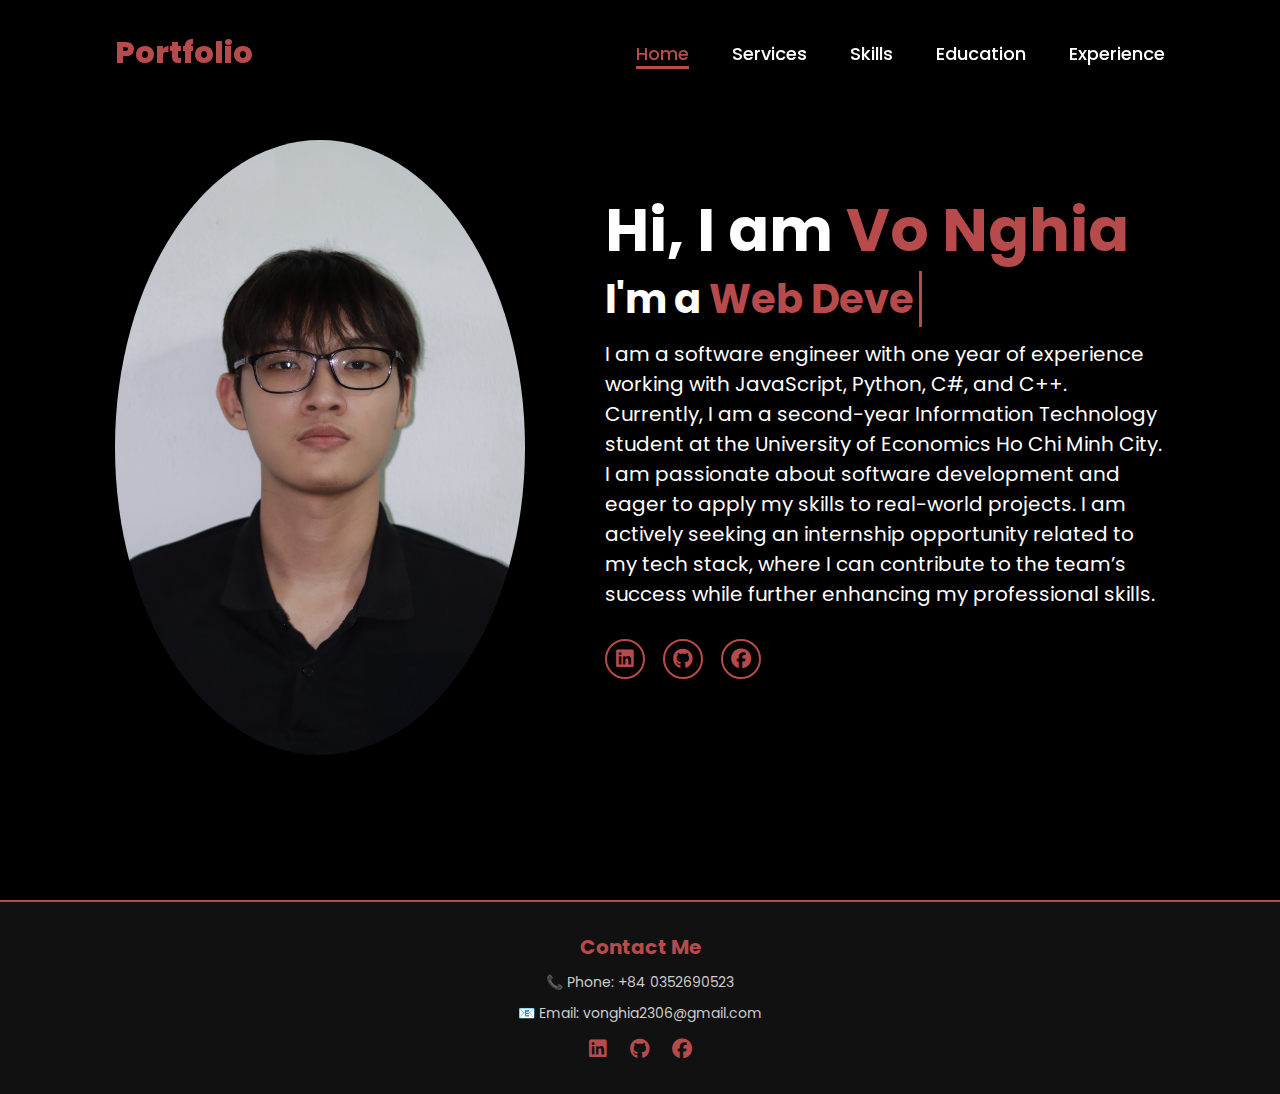
<file: Vonghia's portfolio/index.html>
<!DOCTYPE html>
<html lang="en">
  <head>
    <style>
      /* --- Footer Contact --- */
      footer {
        background-color: #111;
        padding: 3rem 9%;
        text-align: center;
        border-top: 2px solid #b74b4b;
      }

      footer h2 {
        font-size: 2rem;
        margin-bottom: 1rem;
        color: #b74b4b;
      }

      footer p {
        font-size: 1.4rem;
        margin-bottom: 1rem;
        color: #ccc;
      }

      .social-links a {
        color: #b74b4b;
        font-size: 2rem;
        margin: 0 1rem;
        transition: color 0.3s;
      }

      .social-links a:hover {
        color: white;
      }
    </style>
    <meta charset="UTF-8" />
    <meta name="viewport" content="width=device-width, initial-scale=1.0" />
    <link
      rel="stylesheet"
      href="https://cdnjs.cloudflare.com/ajax/libs/font-awesome/6.5.2/css/all.min.css"
    />
    <link rel="stylesheet" href="style.css" />
    <title>Portfolio Website</title>
    <!-- Prefetch các trang -->
    <link rel="prefetch" href="services.html" />
    <link rel="prefetch" href="index.html" />

    <link rel="stylesheet" href="style.css" />
  </head>
  <body>
    <header>
      <a href="#" class="logo">Portfolio</a>

      <nav>
        <a href="#" class="active"> Home</a>
        <a href="services.html">Services</a>
        <a href="skills.html">Skills</a>
        <a href="education.html">Education</a>
        <a href="experience.html">Experience</a>
      </nav>
    </header>
    <section class="home">
      <div class="home-img">
        <img src="main.jpg" alt="" />
      </div>
      <div class="home-content">
        <h1>Hi, I am <span>Vo Nghia</span></h1>
        <h3 class="typing-text">I'm a <span></span></h3>
        <p>
          I am a software engineer with one year of experience working with
          JavaScript, Python, C#, and C++. Currently, I am a second-year
          Information Technology student at the University of Economics Ho Chi
          Minh City. I am passionate about software development and eager to
          apply my skills to real-world projects. I am actively seeking an
          internship opportunity related to my tech stack, where I can
          contribute to the team’s success while further enhancing my
          professional skills.
        </p>
        <div class="social-icons">
          <a
            href="https://www.linkedin.com/in/ngh%C4%A9a-v%C3%B5-a3430b337/"
            target="_blank"
            ><i class="fa-brands fa-linkedin"></i
          ></a>
          <a href="https://github.com/kphlavonghia" target="_blank"
            ><i class="fa-brands fa-github"></i
          ></a>
          <a href="https://www.facebook.com/vo.nghia.94043/" target="_blank"
            ><i class="fa-brands fa-facebook"></i
          ></a>
        </div>
      </div>
    </section>
    <script>
      const roles = [
        "Web Developer",
        "Javascript Developer",
        "Web Designer",
        "Backend Developer",
        "second-year student",
      ];
      let roleIndex = 0;
      let charIndex = 0;
      let currentRole = "";
      let isDeleting = false;
      const typingSpan = document.querySelector(".typing-text span");

      function typeEffect() {
        currentRole = roles[roleIndex];

        if (!isDeleting) {
          typingSpan.textContent = currentRole.substring(0, charIndex + 1);
          charIndex++;
          if (charIndex === currentRole.length) {
            isDeleting = true;
            setTimeout(typeEffect, 1500); // dừng 1.5s trước khi xoá
            return;
          }
        } else {
          typingSpan.textContent = currentRole.substring(0, charIndex - 1);
          charIndex--;
          if (charIndex === 0) {
            isDeleting = false;
            roleIndex = (roleIndex + 1) % roles.length; // chuyển sang từ tiếp theo
          }
        }
        setTimeout(typeEffect, isDeleting ? 50 : 100); // tốc độ xoá nhanh hơn gõ
      }

      typeEffect();
    </script>
    <script>
      document.addEventListener("DOMContentLoaded", function () {
        // Khi tải trang -> hiển thị mượt
        document.body.classList.add("fade");
        setTimeout(() => {
          document.body.classList.add("show");
        }, 50);

        // Khi click link -> chuyển cảnh mượt
        document.querySelectorAll("a").forEach((link) => {
          if (link.hostname === window.location.hostname) {
            link.addEventListener("click", function (e) {
              const href = link.getAttribute("href");
              if (!href.startsWith("#") && href !== "") {
                e.preventDefault();
                document.body.classList.remove("show");
                setTimeout(() => {
                  window.location.href = href;
                }, 250); // thời gian khớp với CSS transition
              }
            });
          }
        });
      });
    </script>
    <!-- Footer Contact -->
    <footer>
      <h2>Contact Me</h2>
      <p>📞 Phone: +84 0352690523</p>
      <p>📧 Email: vonghia2306@gmail.com</p>
      <div class="social-links">
        <a
          href="https://www.linkedin.com/in/ngh%C4%A9a-v%C3%B5-a3430b337/"
          target="_blank"
          ><i class="fab fa-linkedin"></i
        ></a>
        <a href="https://github.com/kphlavonghia" target="_blank"
          ><i class="fab fa-github"></i
        ></a>
        <a href="https://www.facebook.com/vo.nghia.94043/" target="_blank"
          ><i class="fab fa-facebook"></i
        ></a>
      </div>
    </footer>
  </body>
</html>
</file>
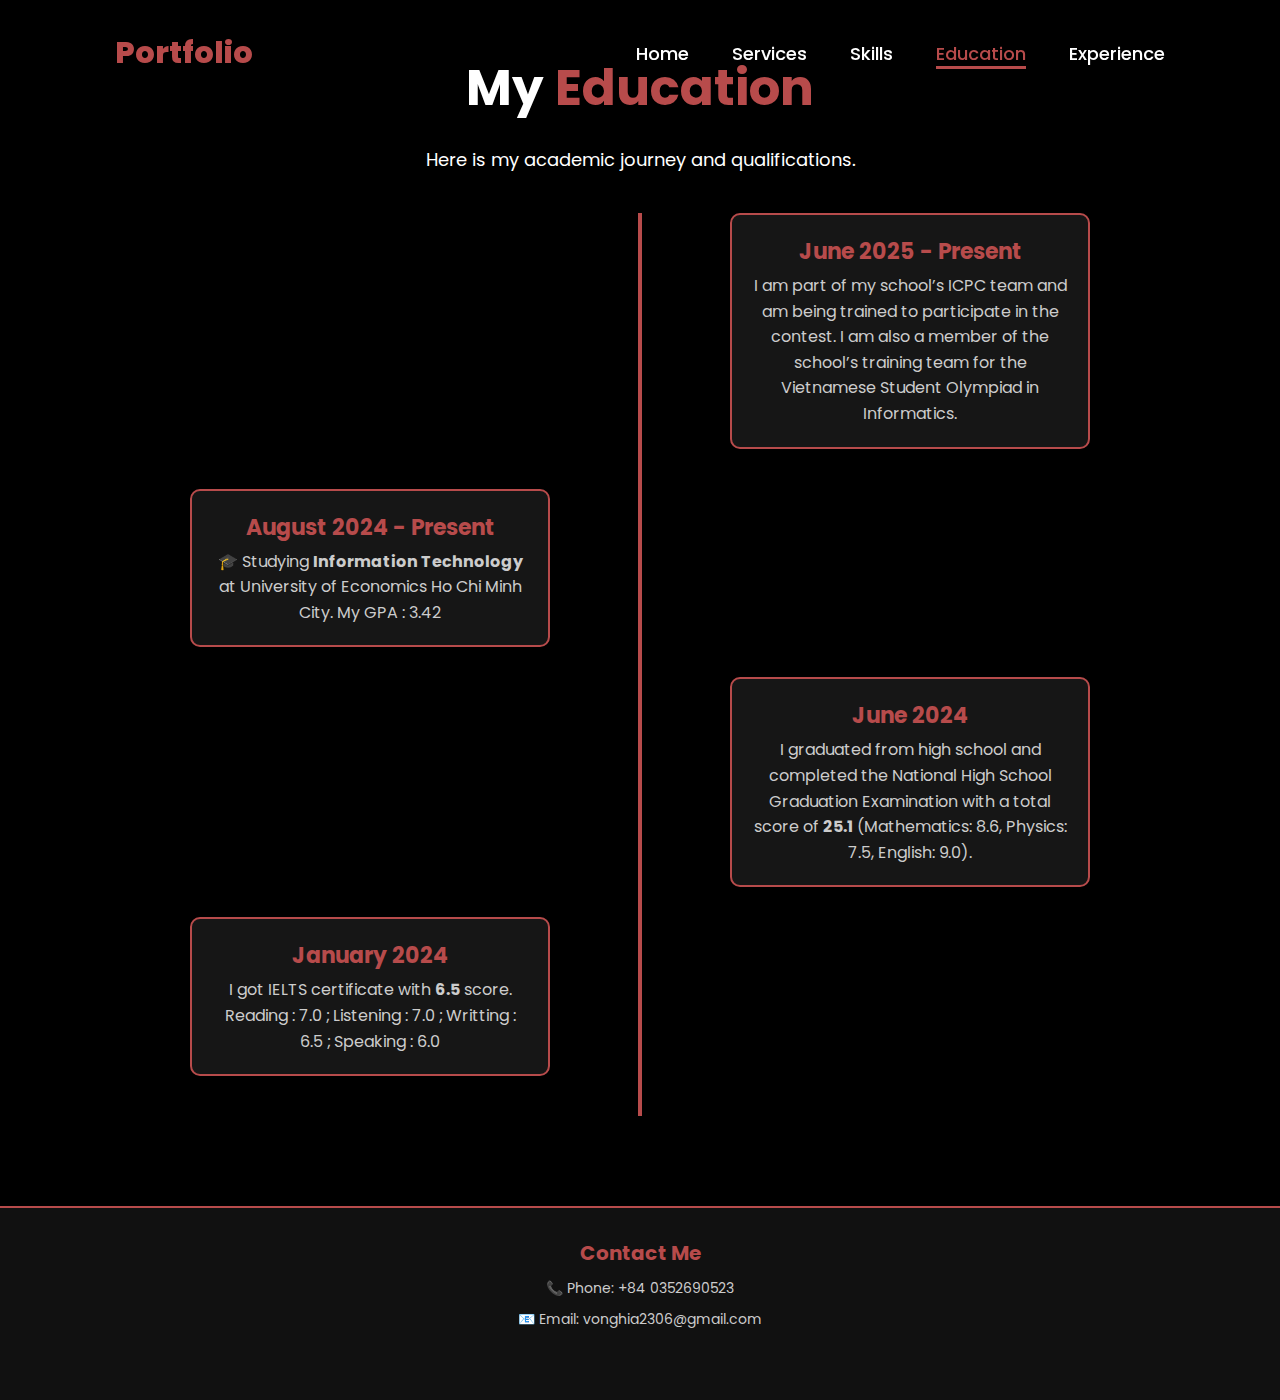
<file: Vonghia's portfolio/education.html>
<!DOCTYPE html>
<html lang="en">
  <head>
    <meta charset="UTF-8" />
    <meta name="viewport" content="width=device-width, initial-scale=1.0" />
    <title>Education - Vo Nghia</title>
    <link rel="stylesheet" href="style.css" />
    <style>
      .education {
        display: flex;
        flex-direction: column;
        align-items: center;
        justify-content: center;
        text-align: center;
        min-height: 100vh;
        padding: 5rem 2rem;
      }

      .education h1 {
        font-size: 5rem;
        font-weight: 700;
        color: white;
        margin-bottom: 2rem;
      }

      .education h1 span {
        color: #b74b4b;
      }

      .timeline {
        position: relative;
        max-width: 900px;
        margin: 4rem auto;
      }

      .timeline::after {
        content: "";
        position: absolute;
        width: 4px;
        background-color: #b74b4b;
        top: 0;
        bottom: 0;
        left: 50%;
        margin-left: -2px;
      }

      .timeline-item {
        padding: 2rem;
        position: relative;
        background: #161616;
        border: 2px solid #b74b4b;
        border-radius: 1rem;
        width: 40%;
        margin-bottom: 3rem;
        transition: 0.3s ease;
      }

      .timeline-item:hover {
        transform: translateY(-8px);
        box-shadow: 0 0 25px #b74b4b;
      }

      .timeline-item h3 {
        font-size: 2.2rem;
        color: #b74b4b;
        margin-bottom: 0.5rem;
      }

      .timeline-item p {
        font-size: 1.6rem;
        color: #ccc;
        line-height: 1.6;
      }

      .timeline-item.left {
        left: 0;
      }

      .timeline-item.right {
        left: 60%;
      }

      @media screen and (max-width: 768px) {
        .timeline::after {
          left: 20px;
        }

        .timeline-item {
          width: 100%;
          left: 0 !important;
          margin-left: 40px;
        }
      }
      /* --- Footer Contact --- */
      footer {
        background-color: #111;
        padding: 3rem 9%;
        text-align: center;
        border-top: 2px solid #b74b4b;
      }

      footer h2 {
        font-size: 2rem;
        margin-bottom: 1rem;
        color: #b74b4b;
      }

      footer p {
        font-size: 1.4rem;
        margin-bottom: 1rem;
        color: #ccc;
      }

      .social-links a {
        color: #b74b4b;
        font-size: 2rem;
        margin: 0 1rem;
        transition: color 0.3s;
      }

      .social-links a:hover {
        color: white;
      }
    </style>
  </head>
  <body>
    <!-- Header -->
    <header>
      <a href="index.html" class="logo">Portfolio</a>
      <nav>
        <a href="index.html">Home</a>
        <a href="services.html">Services</a>
        <a href="skills.html">Skills</a>
        <a href="education.html" class="active">Education</a>
        <a href="experience.html">Experience</a>
      </nav>
    </header>

    <!-- Education Section -->
    <section class="education fade show">
      <h1>My <span>Education</span></h1>
      <p style="font-size: 1.8rem; max-width: 800px; margin: 0 auto">
        Here is my academic journey and qualifications.
      </p>
 <div class="timeline">
        <div class="timeline-item right">
          <h3>June 2025 - Present</h3>
          <p>
            I am part of my school’s ICPC team and am being trained to participate in the contest. I am also a member of the school’s training team for the Vietnamese Student Olympiad in Informatics.
          </p>
        </div>
      <div class="timeline">
        <div class="timeline-item left">
          <h3>August 2024 - Present</h3>
          <p>
            🎓 Studying <strong>Information Technology</strong> at University of
            Economics Ho Chi Minh City. My GPA : 3.42
          </p>
        </div>
        <div class="timeline-item right">
          <h3>June 2024</h3>
          <p>
            I graduated from high school and completed the National High School Graduation Examination with a total score of <strong>25.1</strong> (Mathematics: 8.6, Physics: 7.5, English: 9.0).      
          </p>
        </div>
        <div class="timeline-item left">
          <h3>January 2024</h3>
          <p>
            I got IELTS certificate with <strong>6.5</strong> score. Reading : 7.0 ; Listening : 7.0 ; Writting : 6.5 ; Speaking : 6.0
            
          </p>
        </div>
      </div>
    </section>
    <!-- Footer Contact -->
    <footer>
      <h2>Contact Me</h2>
      <p>📞 Phone: +84 0352690523</p>
      <p>📧 Email: vonghia2306@gmail.com</p>
      <div class="social-links">
        <a href="https://www.linkedin.com/in/ngh%C4%A9a-v%C3%B5-a3430b337/" target="_blank"
          ><i class="fab fa-linkedin"></i
        ></a>
        <a href="https://github.com/kphlavonghia" target="_blank"
          ><i class="fab fa-github"></i
        ></a>
        <a href="https://www.facebook.com/vo.nghia.94043/" target="_blank"
          ><i class="fab fa-facebook"></i
        ></a>
      </div>
    </footer>
  </body>
</html>
</file>
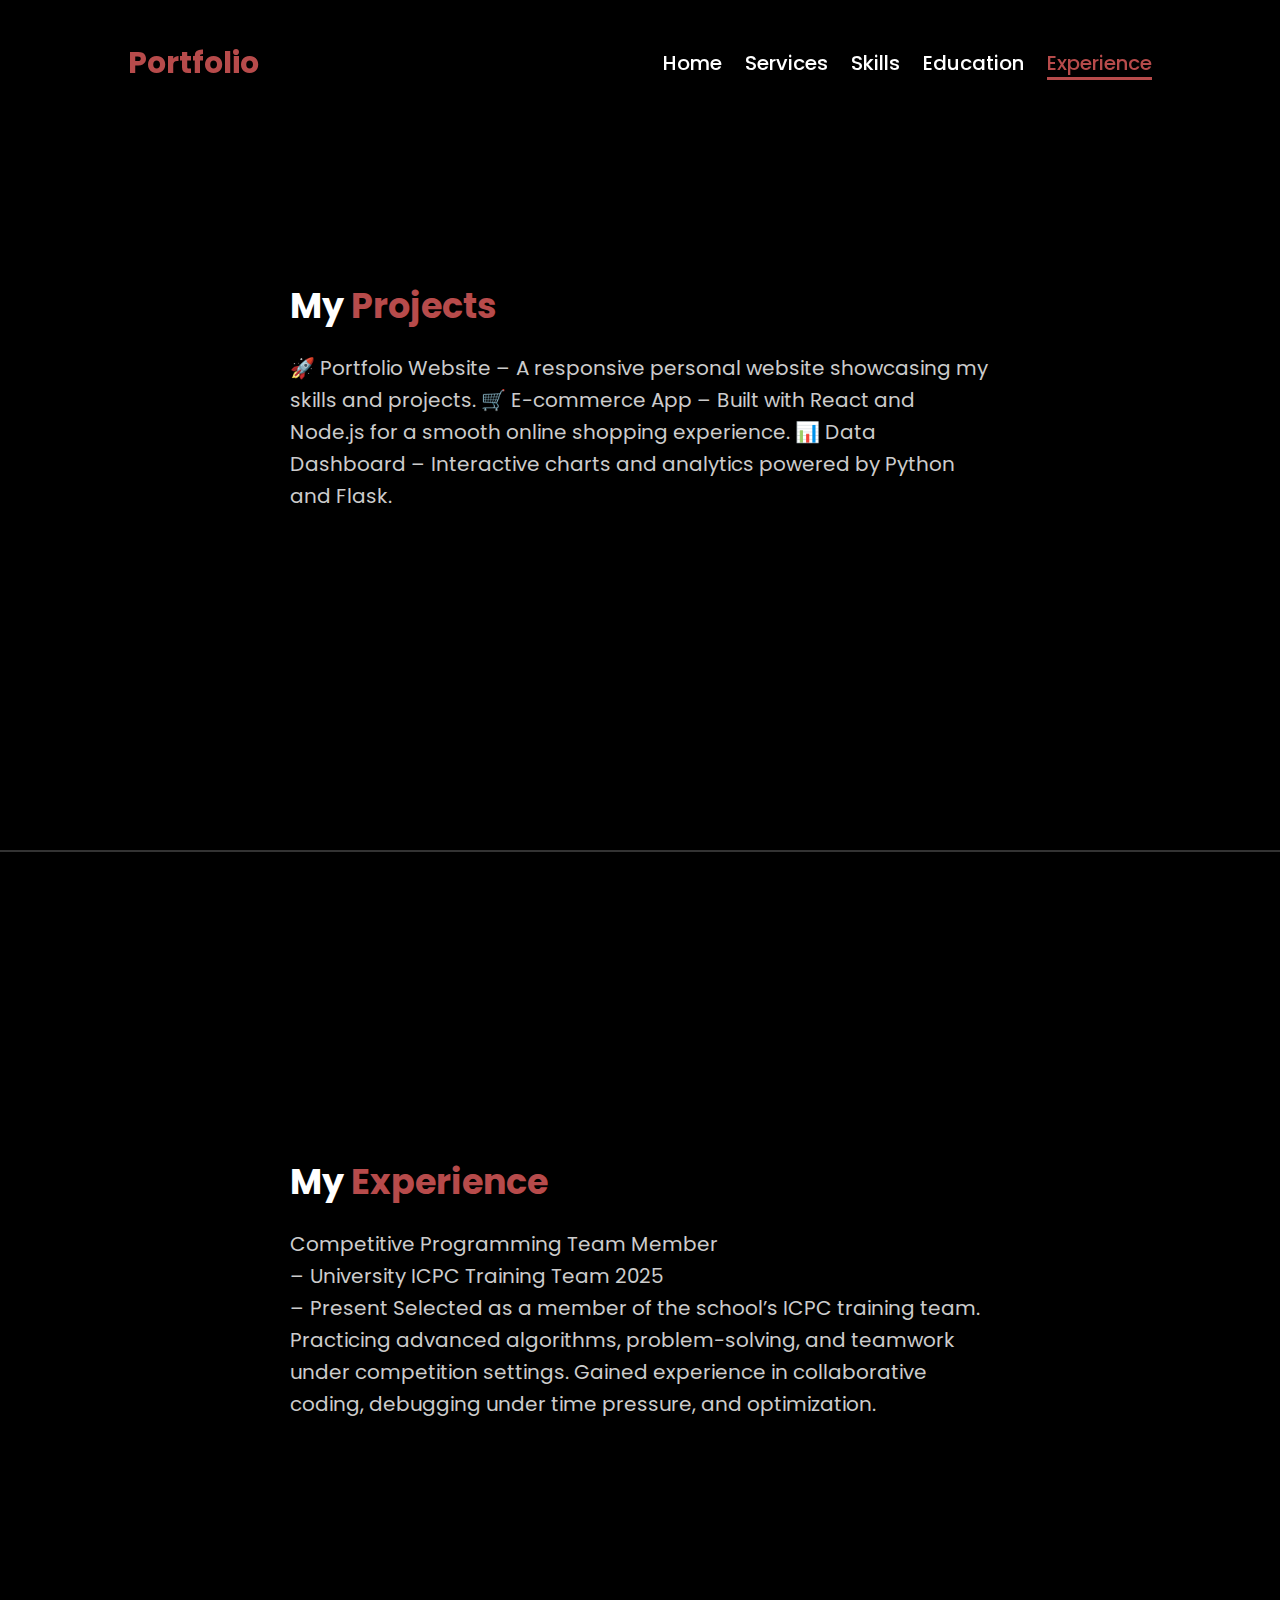
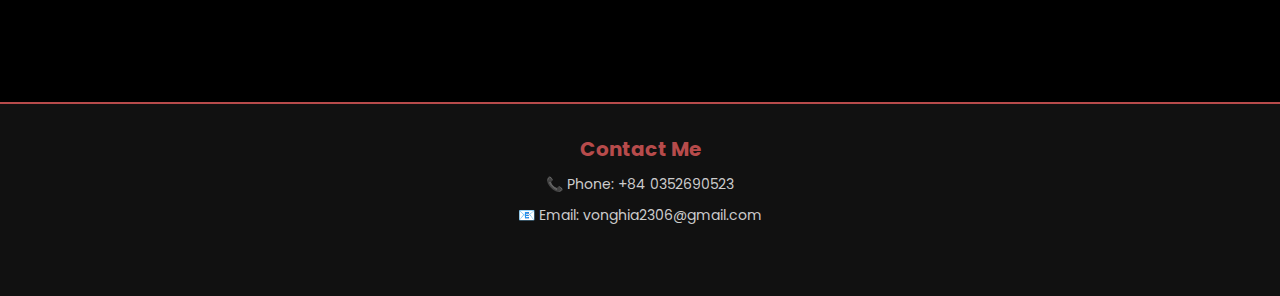
<file: Vonghia's portfolio/experience.html>
<!DOCTYPE html>
<html lang="en">
  <head>
    <meta charset="UTF-8" />
    <meta name="viewport" content="width=device-width, initial-scale=1.0" />
    <title>Education - Vo Nghia</title>
    <link rel="stylesheet" href="style.css" />
    <style>
      body {
        background: #000;
        color: #fff;
        font-family: "Poppins", sans-serif;
        margin: 0;
        padding: 0;
      }

      header {
        display: flex;
        justify-content: space-between;
        align-items: center;
        padding: 20px 10%;
      }

      header .logo {
        font-size: 3rem;
        font-weight: 700;
        color: #b74b4b;
        text-decoration: none;
      }

      nav a {
        margin-left: 20px;
        font-size: 2rem;
        text-decoration: none;
        color: white;
        transition: 0.3s;
      }

      nav a:hover,
      nav a.active {
        color: #b74b4b;
      }

      section {
        display: flex;
        align-items: center;
        justify-content: center;
        padding: 60px 10%;
        min-height: 90vh;
      }

      .content {
        max-width: 700px;
      }

      .content h1 {
        font-size: 3.5rem;
        margin-bottom: 20px;
      }

      .content h1 span {
        color: #b74b4b;
      }

      .content p {
        font-size: 2rem;
        line-height: 1.6;
        color: #ccc;
        margin-bottom: 20px;
      }

      .divider {
        width: 100%;
        height: 2px;
        background: #333;
        margin: 40px 0;
      }
      /* --- Footer Contact --- */
      footer {
        background-color: #111;
        padding: 3rem 9%;
        text-align: center;
        border-top: 2px solid #b74b4b;
      }

      footer h2 {
        font-size: 2rem;
        margin-bottom: 1rem;
        color: #b74b4b;
      }

      footer p {
        font-size: 1.4rem;
        margin-bottom: 1rem;
        color: #ccc;
      }

      .social-links a {
        color: #b74b4b;
        font-size: 2rem;
        margin: 0 1rem;
        transition: color 0.3s;
      }

      .social-links a:hover {
        color: white;
      }
    </style>
  </head>
  <body>
    <!-- Header -->
    <header>
      <a href="index.html" class="logo">Portfolio</a>
      <nav>
        <a href="index.html">Home</a>
        <a href="services.html">Services</a>
        <a href="skills.html">Skills</a>
        <a href="education.html">Education</a>
        <a href="experience.html" class="active">Experience</a>
      </nav>
    </header>

    <!-- Projects Section -->
    <section>
      <div class="content">
        <h1>My <span>Projects</span></h1>
        <p>
          🚀 Portfolio Website – A responsive personal website showcasing my
          skills and projects. 🛒 E-commerce App – Built with React and Node.js
          for a smooth online shopping experience. 📊 Data Dashboard –
          Interactive charts and analytics powered by Python and Flask.
        </p>
      </div>
    </section>

    <div class="divider"></div>

    <!-- Experience Section -->
    <section>
      <div class="content">
        <h1>My <span>Experience</span></h1>
        <p>
          Competitive Programming Team Member <br />– University ICPC Training
          Team 2025 <br />– Present Selected as a member of the school’s ICPC
          training team. Practicing advanced algorithms, problem-solving, and
          teamwork under competition settings. Gained experience in
          collaborative coding, debugging under time pressure, and optimization.
        </p>
      </div>
    </section>
    <!-- Footer Contact -->
    <footer>
      <h2>Contact Me</h2>
      <p>📞 Phone: +84 0352690523</p>
      <p>📧 Email: vonghia2306@gmail.com</p>
      <div class="social-links">
        <a
          href="https://www.linkedin.com/in/ngh%C4%A9a-v%C3%B5-a3430b337/"
          target="_blank"
          ><i class="fab fa-linkedin"></i
        ></a>
        <a href="https://github.com/kphlavonghia" target="_blank"
          ><i class="fab fa-github"></i
        ></a>
        <a href="https://www.facebook.com/vo.nghia.94043/" target="_blank"
          ><i class="fab fa-facebook"></i
        ></a>
      </div>
    </footer>
  </body>
</html>
</file>
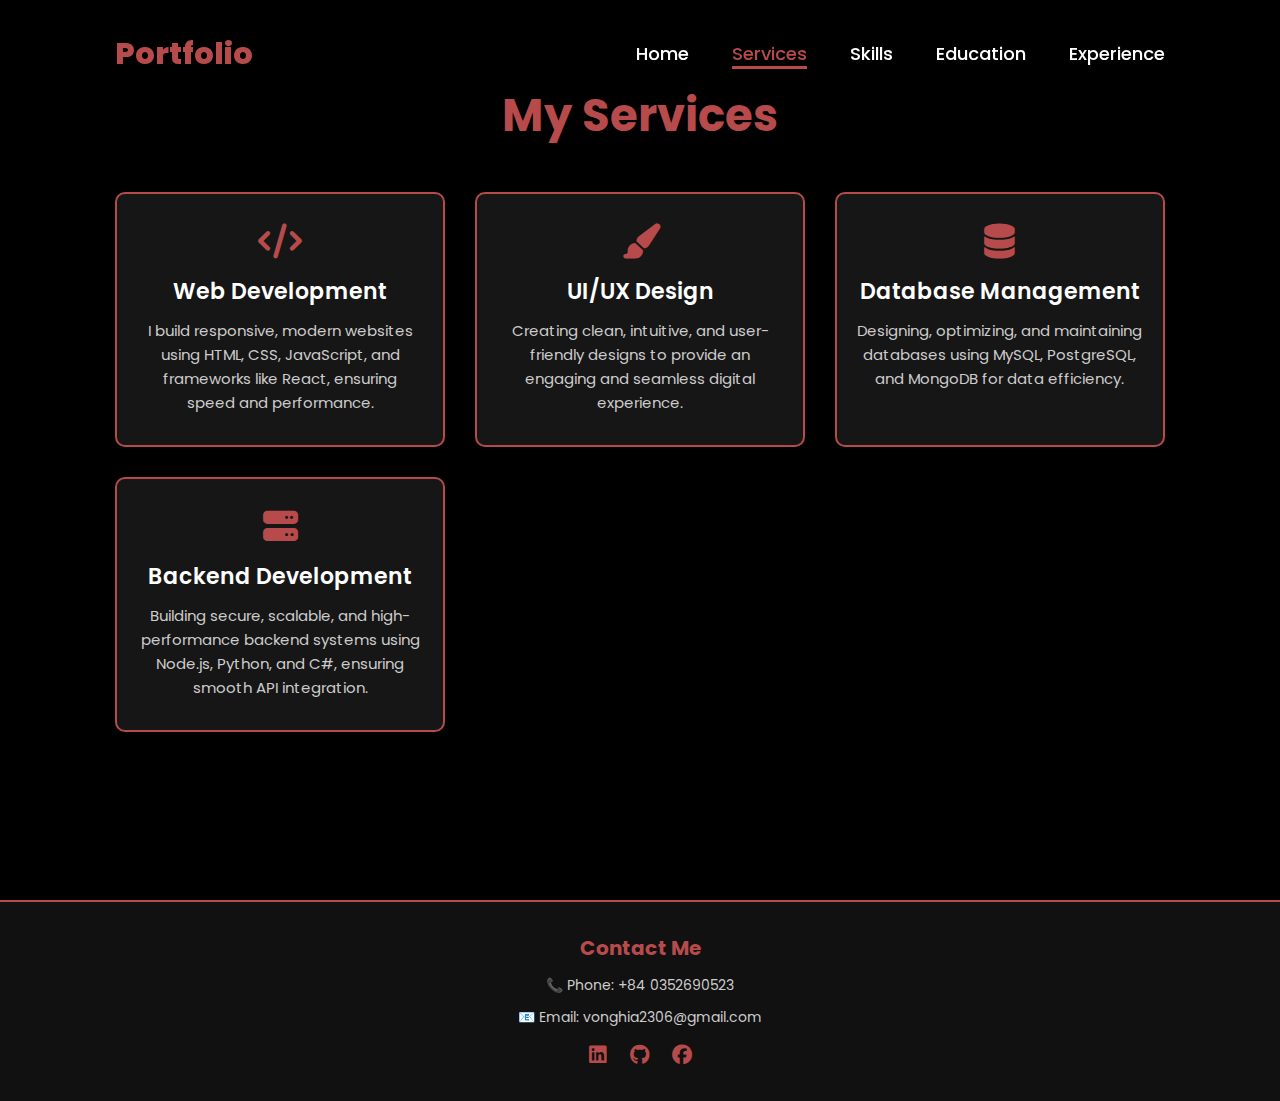
<file: Vonghia's portfolio/services.html>
<!DOCTYPE html>
<html lang="en">
  <head>
    <meta charset="UTF-8" />
    <meta name="viewport" content="width=device-width, initial-scale=1.0" />
    <link
      rel="stylesheet"
      href="https://cdnjs.cloudflare.com/ajax/libs/font-awesome/6.5.2/css/all.min.css"
    />
    <link rel="stylesheet" href="style.css" />
    <title>Services - Portfolio</title>
    <style>
      body {
        background-color: black;
        color: white;
        font-family: Arial, sans-serif;
        line-height: 1.6;
      }

      /* --- Services Section --- */
      .services-section {
        padding: 8rem 9% 5rem;
        text-align: center;
        min-height: 100vh;
      }

      .services-section h1 {
        font-size: 4.5rem;
        margin-bottom: 4rem;
        color: #b74b4b;
        font-weight: 700;
      }

      .services-container {
        display: grid;
        grid-template-columns: repeat(auto-fit, minmax(280px, 1fr));
        gap: 3rem;
        margin-bottom: 5rem; /* để cách footer */
      }

      .service-card {
        background-color: #161616;
        padding: 3rem 2rem;
        border-radius: 1rem;
        border: 2px solid #b74b4b;
        transition: transform 0.3s ease, box-shadow 0.3s ease;
      }

      .service-card:hover {
        transform: translateY(-8px);
        box-shadow: 0 0 25px #b74b4b;
      }

      .service-card i {
        font-size: 3.5rem;
        margin-bottom: 1.5rem;
        color: #b74b4b;
      }

      .service-card h3 {
        font-size: 2.2rem;
        margin-bottom: 1rem;
        font-weight: 600;
      }

      .service-card p {
        font-size: 1.5rem;
        color: #ccc;
      }

      /* --- Footer Contact --- */
      footer {
        background-color: #111;
        padding: 3rem 9%;
        text-align: center;
        border-top: 2px solid #b74b4b;
      }

      footer h2 {
        font-size: 2rem;
        margin-bottom: 1rem;
        color: #b74b4b;
      }

      footer p {
        font-size: 1.4rem;
        margin-bottom: 1rem;
        color: #ccc;
      }

      .social-links a {
        color: #b74b4b;
        font-size: 2rem;
        margin: 0 1rem;
        transition: color 0.3s;
      }

      .social-links a:hover {
        color: white;
      }
    </style>
  </head>
  <body>
    <!-- Header -->
    <header>
      <a href="index.html" class="logo">Portfolio</a>
      <nav>
        <a href="index.html">Home</a>
        <a href="services.html" class="active">Services</a>
        <a href="skills.html">Skills</a>
        <a href="education.html">Education</a>
        <a href="experience.html">Experience</a>
        
      </nav>
    </header>

    <!-- Services Section -->
    <section class="services-section">
      <h1>My Services</h1>
      <div class="services-container">
        <div class="service-card">
          <i class="fa-solid fa-code"></i>
          <h3>Web Development</h3>
          <p>
            I build responsive, modern websites using HTML, CSS, JavaScript, and
            frameworks like React, ensuring speed and performance.
          </p>
        </div>
        <div class="service-card">
          <i class="fa-solid fa-paintbrush"></i>
          <h3>UI/UX Design</h3>
          <p>
            Creating clean, intuitive, and user-friendly designs to provide an
            engaging and seamless digital experience.
          </p>
        </div>
        <div class="service-card">
          <i class="fa-solid fa-database"></i>
          <h3>Database Management</h3>
          <p>
            Designing, optimizing, and maintaining databases using MySQL,
            PostgreSQL, and MongoDB for data efficiency.
          </p>
        </div>
        <div class="service-card">
          <i class="fa-solid fa-server"></i>
          <h3>Backend Development</h3>
          <p>
            Building secure, scalable, and high-performance backend systems
            using Node.js, Python, and C#, ensuring smooth API integration.
          </p>
        </div>
      </div>
    </section>
    <!-- Footer Contact -->
    <footer>
      <h2>Contact Me</h2>
      <p>📞 Phone: +84 0352690523</p>
      <p>📧 Email: vonghia2306@gmail.com</p>
      <div class="social-links">
        <a href="https://www.linkedin.com/in/ngh%C4%A9a-v%C3%B5-a3430b337/" target="_blank"
          ><i class="fab fa-linkedin"></i
        ></a>
        <a href="https://github.com/kphlavonghia" target="_blank"
          ><i class="fab fa-github"></i
        ></a>
        <a href="https://www.facebook.com/vo.nghia.94043/" target="_blank"
          ><i class="fab fa-facebook"></i
        ></a>
      </div>
    </footer>
  </body>
</html>
</file>
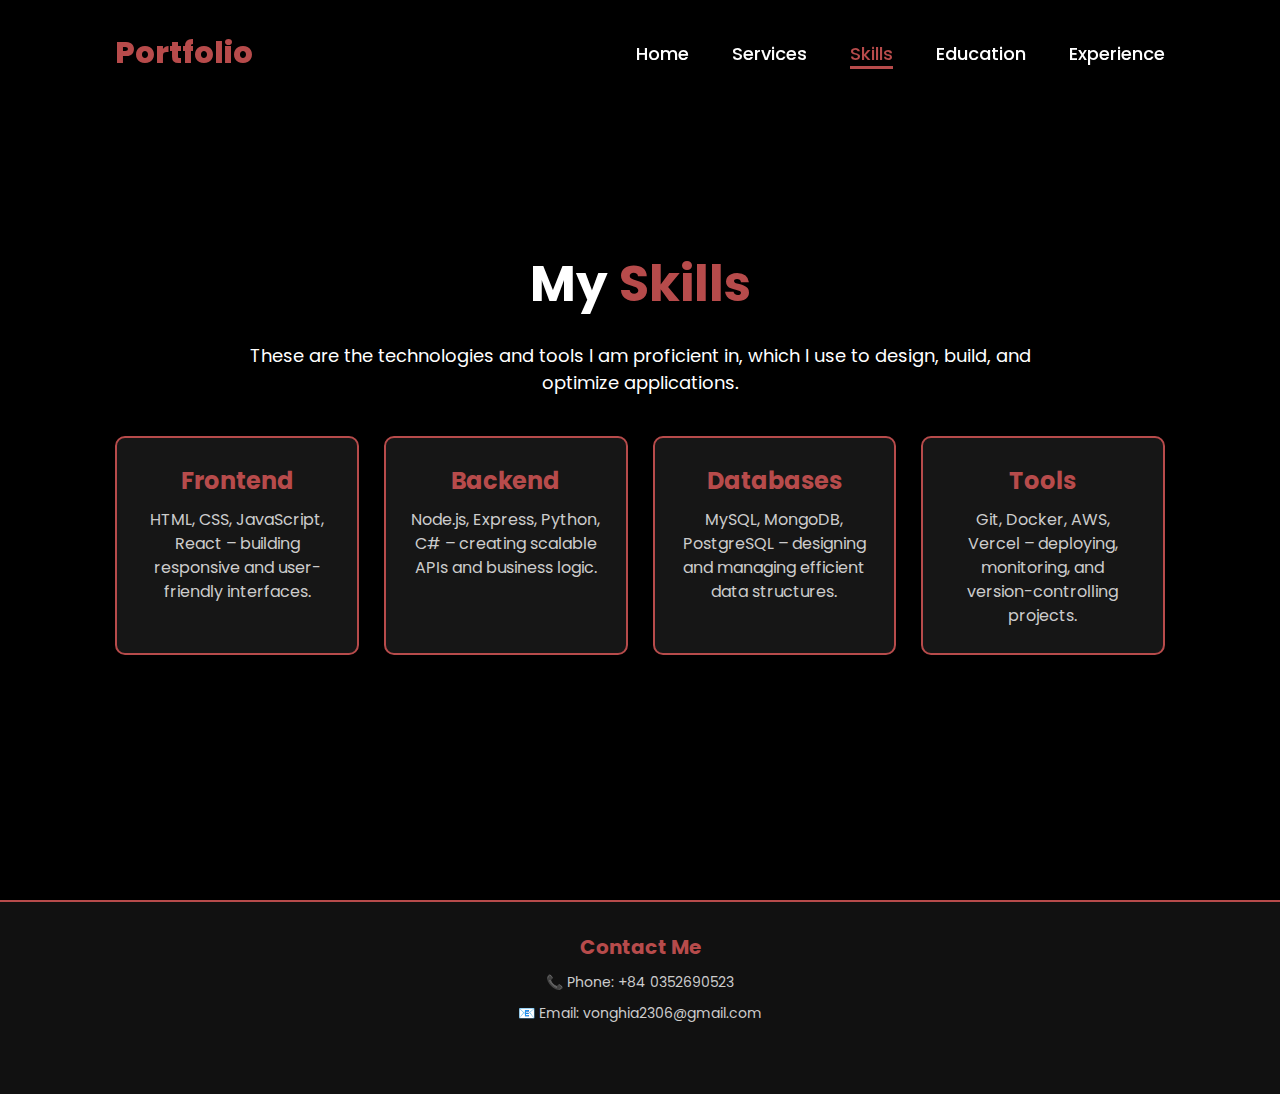
<file: Vonghia's portfolio/skills.html>
<!DOCTYPE html>
<html lang="en">
  <head>
    <meta charset="UTF-8" />
    <meta name="viewport" content="width=device-width, initial-scale=1.0" />
    <title>Skills - Vo Nghia</title>
    <link rel="stylesheet" href="style.css" />
    <style>
      .skills {
        display: flex;
        flex-direction: column;
        align-items: center;
        justify-content: center;
        text-align: center;
      }

      .skills h1 {
        font-size: 5rem;
        font-weight: 700;
        color: white;
        margin-bottom: 2rem;
      }

      .skills h1 span {
        color: #b74b4b;
      }

      .skills-grid {
        margin-top: 4rem;
        display: grid;
        grid-template-columns: repeat(auto-fit, minmax(220px, 1fr));
        gap: 2.5rem;
        width: 100%;
        max-width: 1100px;
      }

      .skill-card {
        background: #161616;
        padding: 2.5rem;
        border-radius: 1rem;
        border: 2px solid #b74b4b;
        transition: 0.3s ease;
      }

      .skill-card:hover {
        transform: translateY(-8px);
        box-shadow: 0 0 25px #b74b4b;
      }

      .skill-card h3 {
        font-size: 2.4rem;
        color: #b74b4b;
        margin-bottom: 1rem;
      }

      .skill-card p {
        font-size: 1.6rem;
        color: #ccc;
        line-height: 1.5;
      }
      /* --- Footer Contact --- */
      footer {
        background-color: #111;
        padding: 3rem 9%;
        text-align: center;
        border-top: 2px solid #b74b4b;
      }

      footer h2 {
        font-size: 2rem;
        margin-bottom: 1rem;
        color: #b74b4b;
      }

      footer p {
        font-size: 1.4rem;
        margin-bottom: 1rem;
        color: #ccc;
      }

      .social-links a {
        color: #b74b4b;
        font-size: 2rem;
        margin: 0 1rem;
        transition: color 0.3s;
      }

      .social-links a:hover {
        color: white;
      }
    </style>
  </head>
  <body>
    <!-- Header -->
    <header>
      <a href="index.html" class="logo">Portfolio</a>
      <nav>
        <a href="index.html">Home</a>
        <a href="services.html">Services</a>
        <a href="skills.html" class="active">Skills</a>
        <a href="education.html">Education</a>
        <a href="experience.html">Experience</a>
      </nav>
    </header>

    <!-- Skills Section -->
    <section class="skills fade show">
      <h1>My <span>Skills</span></h1>
      <p style="font-size: 1.8rem; max-width: 800px; margin: 0 auto">
        These are the technologies and tools I am proficient in, which I use to
        design, build, and optimize applications.
      </p>

      <div class="skills-grid">
        <div class="skill-card">
          <h3>Frontend</h3>
          <p>
            HTML, CSS, JavaScript, React – building responsive and user-friendly
            interfaces.
          </p>
        </div>
        <div class="skill-card">
          <h3>Backend</h3>
          <p>
            Node.js, Express, Python, C# – creating scalable APIs and business
            logic.
          </p>
        </div>
        <div class="skill-card">
          <h3>Databases</h3>
          <p>
            MySQL, MongoDB, PostgreSQL – designing and managing efficient data
            structures.
          </p>
        </div>
        <div class="skill-card">
          <h3>Tools</h3>
          <p>
            Git, Docker, AWS, Vercel – deploying, monitoring, and
            version-controlling projects.
          </p>
        </div>
      </div>
    </section>
    <!-- Footer Contact -->
    <footer>
      <h2>Contact Me</h2>
      <p>📞 Phone: +84 0352690523</p>
      <p>📧 Email: vonghia2306@gmail.com</p>
      <div class="social-links">
        <a
          href="https://www.linkedin.com/in/ngh%C4%A9a-v%C3%B5-a3430b337/"
          target="_blank"
          ><i class="fab fa-linkedin"></i
        ></a>
        <a href="https://github.com/kphlavonghia" target="_blank"
          ><i class="fab fa-github"></i
        ></a>
        <a href="https://www.facebook.com/vo.nghia.94043/" target="_blank"
          ><i class="fab fa-facebook"></i
        ></a>
      </div>
    </footer>
  </body>
</html>
</file>
<file: Vonghia's portfolio/style.css>
@import url("https://fonts.googleapis.com/css2?family=Poppins:wght@100;200;300;400;500;600&display=swap");

* {
  margin: 0;
  padding: 0;
  box-sizing: border-box;
  text-decoration: none;
  border: none;
  outline: none;
  font-family: "Poppins", sans-serif;
}

html {
  font-size: 62.5%;
}

body {
  width: 100%;
  height: 100vh;
  overflow-x: hidden;
  background-color: black;
  color: white;
}

header {
  margin-top: 20px;
  position: fixed;
  top: 0;
  left: 0;
  width: 100%;
  padding: 1rem 9%;
  background-color: transparent;
  filter: drop-shadow(10px);
  display: flex;
  justify-content: space-between;
  align-items: center;
  z-index: 100;
}

.logo {
  font-size: 3rem;
  color: #b74b4b;
  font-weight: 800;
  cursor: pointer;
  transition: 0.5s ease;
}

.logo:hover {
  transform: scale(1.1);
}

nav a {
  font-size: 1.8rem;
  color: white;
  margin-left: 4rem;
  font-weight: 500;
  transition: 0.3s ease;
  border-bottom: 3px solid transparent;
}

nav a:hover,
nav a.active {
  color: #b74b4b;
  border-bottom: 3px solid #b74b4b;
}

@media (max-width: 995px) {
  nav {
    position: absolute;
    display: none;
    top: 0;
    right: 0;
    width: 40%;
    border-left: 3px solid #b74b4b;
    border-bottom: 3px solid #b74b4b;
    border-bottom-left-radius: 2rem;
    padding: 1rem solid;
    background-color: #161616;
    border-top: 0.1rem solid rgba(0, 0, 0, 0.1);
  }

  nav.active {
    display: block;
  }

  nav a {
    display: block;
    font-size: 2rem;
    margin: 3rem 0;
  }

  nav a:hover,
  nav a.active {
    padding: 1rem;
    border-radius: 0.5rem;
    border-bottom: 0.5rem solid #b74b4b;
  }
}

section {
  min-height: 100vh;
  padding: 5rem 9% 5rem;
}

.home {
  display: flex;
  justify-content: center;
  align-items: center;
  gap: 8rem;
  background-color: black;
}

.home .home-content h1 {
  font-size: 6rem;
  font-weight: 700;
  line-height: 1.3;
}

span {
  color: #b74b4b;
}

.home-content h3 {
  font-size: 4rem;
  margin-bottom: 1rem;
  font-weight: 700;
}

.home-content p {
  font-size: 2rem;
}

.home-img {
  border-radius: 50%;
}

.home-img img {
  position: relative;
  width: 32vw;
  border-radius: 50%;
  box-shadow: 0 0 25px solid #b74b4b;
  cursor: pointer;
  transition: 0.2s linear;
}

.home-img img:hover {
  font-size: 1.8rem;
  font-weight: 500;
}

.social-icons a {
  display: inline-flex;
  justify-content: center;
  align-items: center;
  width: 4rem;
  height: 4rem;
  background-color: transparent;
  border: 0.2rem solid #b74b4b;
  font-size: 2rem;
  border-radius: 50%;
  margin: 3rem 1.5rem 3rem 0;
  transition: 0.3s ease;
  color: #b74b4b;
}

.social-icons a:hover {
  color: black;
  transform: scale(1.3) translateY(-5px);
  background-color: #b74b4b;
  box-shadow: 0 0 25px #b74b4b;
}

.btn {
  display: inline-block;
  padding: 1rem 2.8rem;
  background-color: black;
  border-radius: 4rem;
  font-size: 1.6rem;
  color: #b74b4b;
  letter-spacing: 0.3rem;
  font-weight: 600;
  border: 2px solid #b74b4b;
  transition: 0.3s ease;
  cursor: pointer;
}

.btn:hover {
  transform: scale3d(1.03);
  background-color: #b74b4b;
  color: black;
  box-shadow: 0 0 25px #b74b4b;
}

.typing-text {
  font-size: 34px;
  font-weight: 600;
  min-width: 280px;
}

.typing-text span {
  position: relative;
}

.typing-text span {
  color: #b74b4b;
  border-right: 3px solid #b74b4b;
  padding-right: 5px;
  animation: cursor-blink 0.7s infinite;
}

@keyframes cursor-blink {
  0% {
    border-color: #b74b4b;
  }
  50% {
    border-color: transparent;
  }
  100% {
    border-color: #b74b4b;
  }
}

@media (max-width: 1000px) {
  .home {
    gap: 4rem;
  }
}

@media (max-width: 995px) {
  .home {
    flex-direction: column;
    margin: 5rem 4rem;
  }

  .home .home-content h3 {
    font-size: 2.5rem;
  }

  .home-content h1 {
    font-size: 5rem;
  }

  .home-img img {
    width: 70vw;
    margin-top: 4rem;
  }
}
/* Hiệu ứng fade chung */
.fade {
  opacity: 0;
  transition: opacity 0.25s ease;
}

.fade.show {
  opacity: 1;
}
/* Modal ẩn mặc định */
.modal {
  display: none;
  position: fixed;
  z-index: 999;
  left: 0;
  top: 0;
  width: 100%;
  height: 100%;
  background: rgba(0, 0, 0, 0.6);
  justify-content: center;
  align-items: center;
}

/* Nội dung form */
.modal-content {
  background: #fff;
  padding: 20px;
  border-radius: 15px;
  width: 400px;
  max-width: 90%;
  box-shadow: 0 0 15px rgba(0, 0, 0, 0.3);
  animation: fadeIn 0.3s ease-in-out;
}

.modal-content h2 {
  margin-bottom: 15px;
  text-align: center;
}

.modal-content label {
  font-weight: bold;
  margin-top: 10px;
  display: block;
}

.modal-content input,
.modal-content textarea {
  width: 100%;
  padding: 10px;
  margin-top: 5px;
  border-radius: 8px;
  border: 1px solid #ccc;
}

.modal-content button {
  margin-top: 15px;
  width: 100%;
}

/* Nút đóng */
.close {
  float: right;
  font-size: 22px;
  cursor: pointer;
  color: #333;
}

@keyframes fadeIn {
  from {
    opacity: 0;
    transform: scale(0.9);
  }
  to {
    opacity: 1;
    transform: scale(1);
  }
}
/* Contact form */
#contact-form {
  text-align: left;
}

#contact-form label {
  display: block;
  font-size: 14px;
  font-weight: 600;
  color: #333; /* màu chữ tối, dễ đọc trên nền trắng */
  margin: 10px 0 5px;
}

#contact-form input,
#contact-form textarea {
  width: 100%;
  padding: 10px;
  border-radius: 8px;
  border: 1px solid #ccc;
  font-size: 14px;
  box-sizing: border-box;
}

#contact-form input:focus,
#contact-form textarea:focus {
  border-color: #ff4d4d;
  outline: none;
}
</file>
